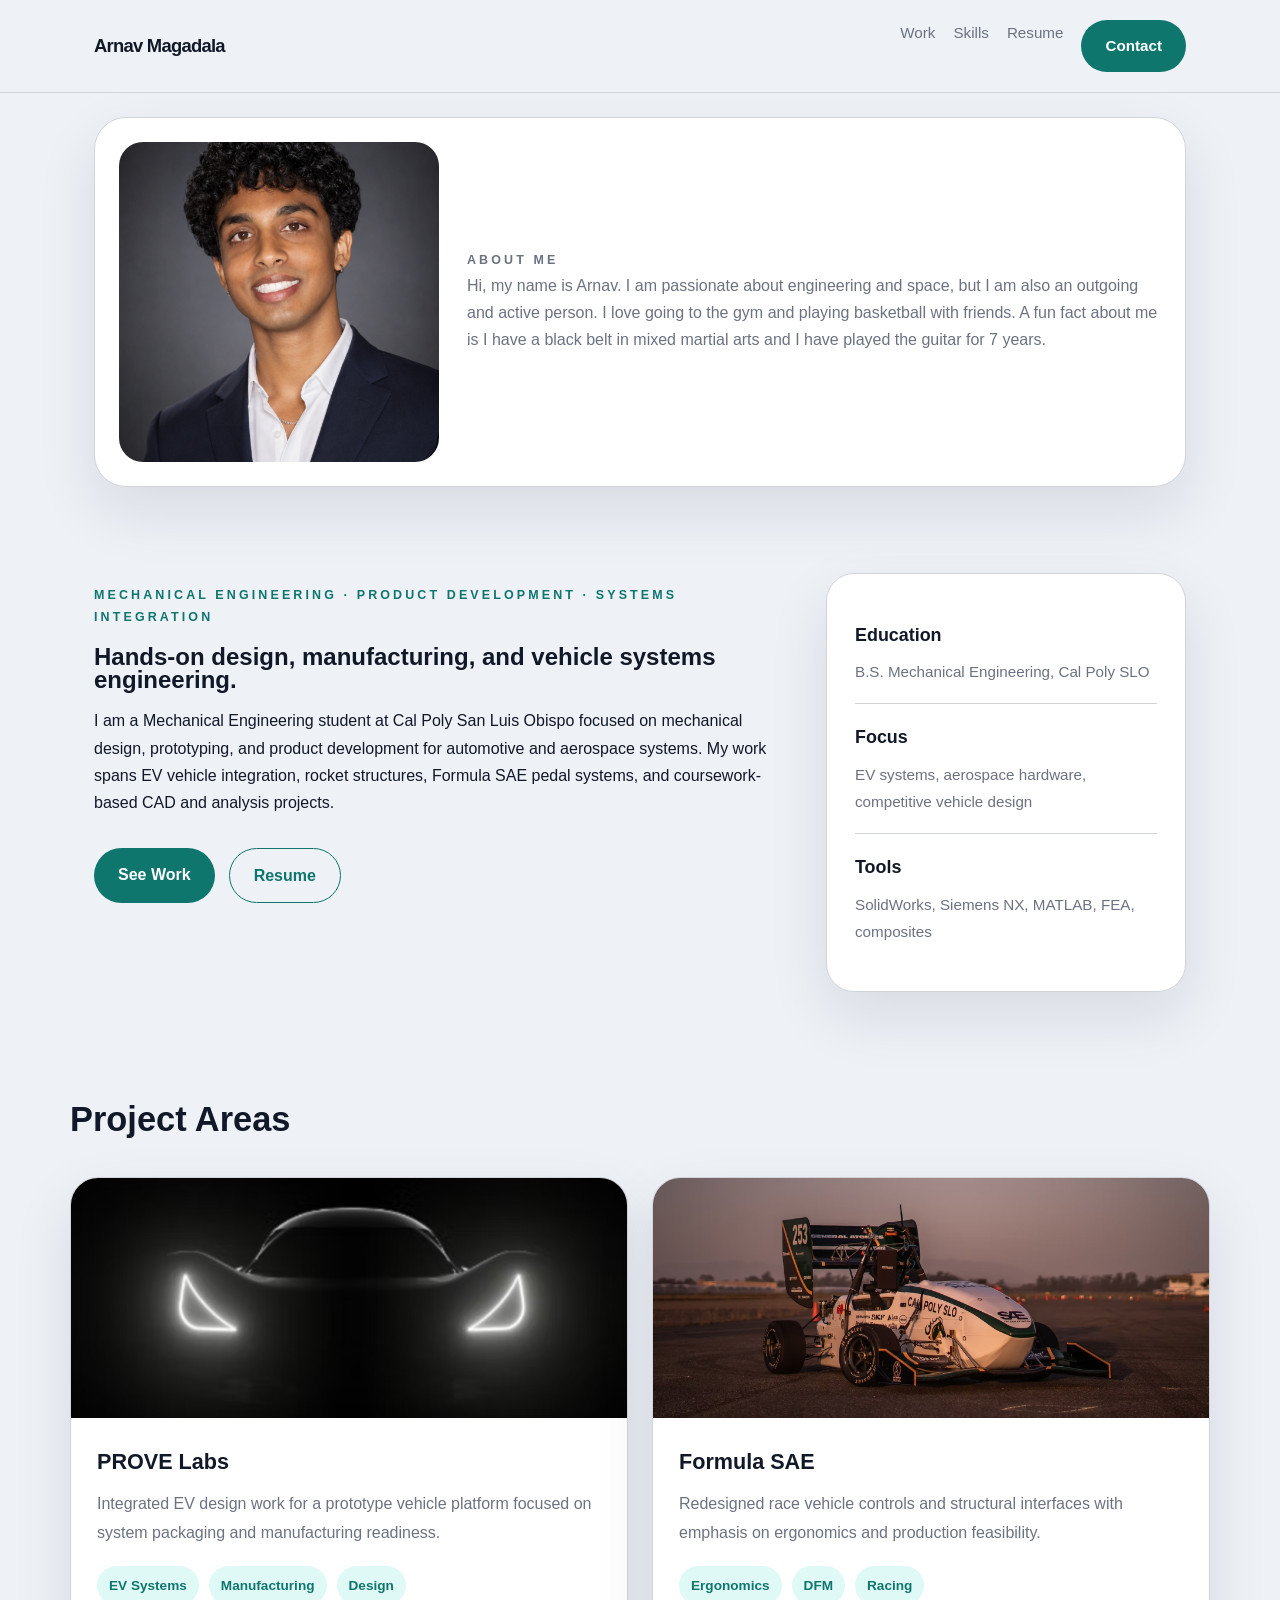
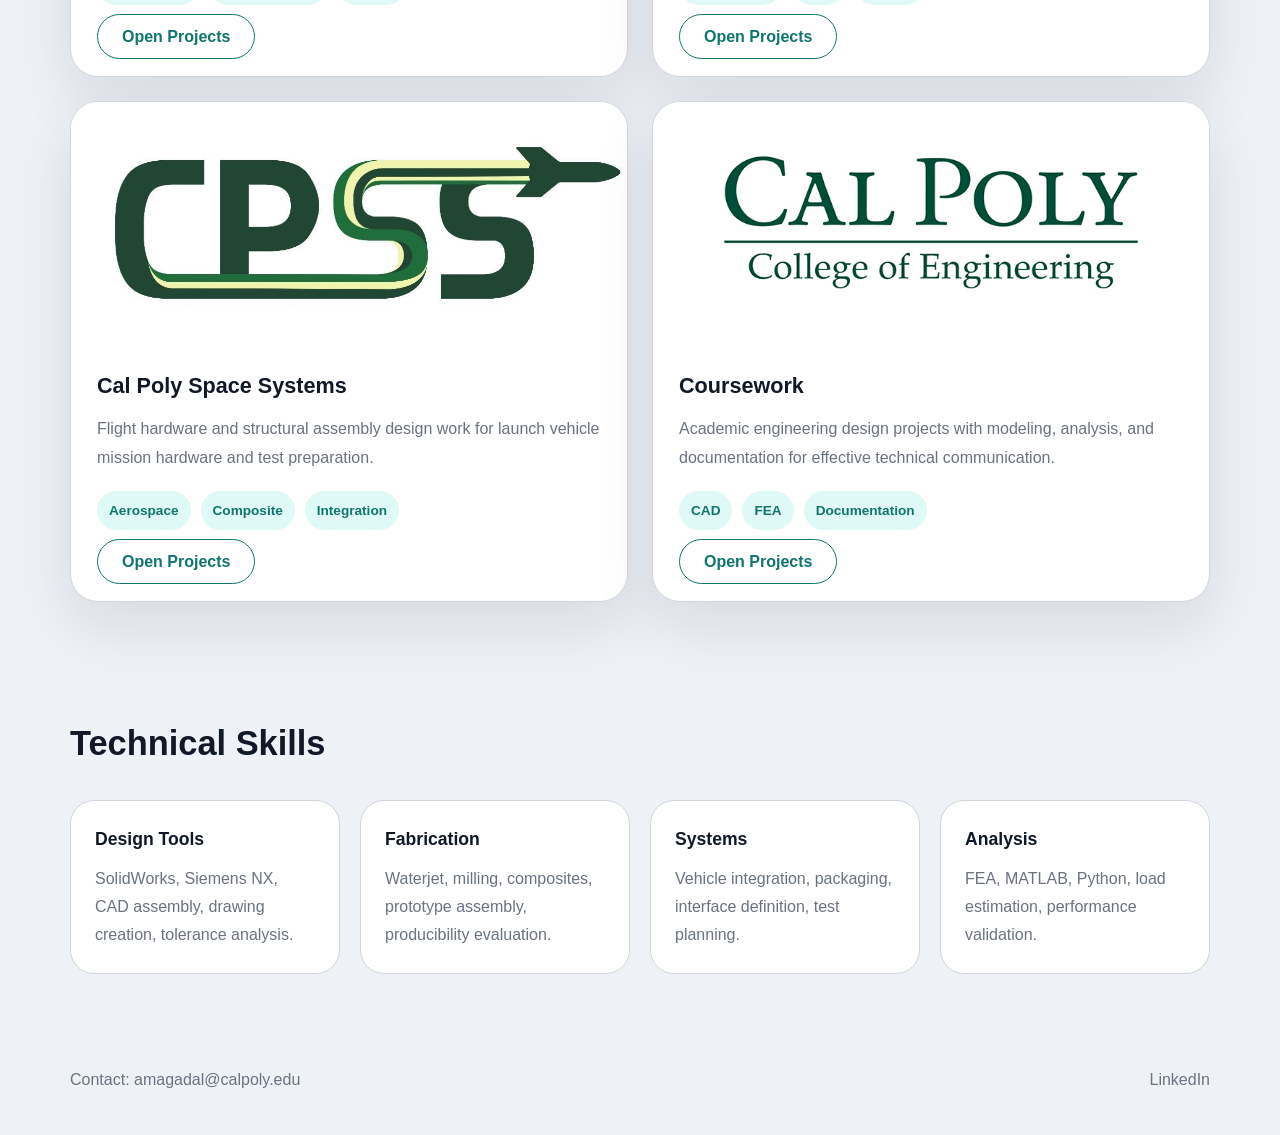
<file: index.html>
<!DOCTYPE html>
<html lang="en">
<head>
  <meta charset="UTF-8" />
  <meta name="viewport" content="width=device-width, initial-scale=1.0" />
  <title>Arnav Magadala | Portfolio</title>
  <style>
    :root {
      --bg: #eef2f7;
      --surface: #ffffff;
      --text: #111827;
      --muted: #6b7280;
      --accent: #0f766e;
      --accent-soft: #2dd4bf;
      --border: #d1d5db;
      --shadow: 0 24px 60px rgba(17, 24, 39, 0.10);
    }
    * { box-sizing: border-box; }
    html { scroll-behavior: smooth; }
    body { margin: 0; font-family: 'Inter', 'Segoe UI', sans-serif; background: var(--bg); color: var(--text); line-height: 1.7; }
    a { color: inherit; text-decoration: none; }
    img { max-width: 100%; display: block; }

    .page { min-height: 100vh; }
    .header { position: sticky; top: 0; z-index: 20; background: rgba(238, 242, 247, 0.98); border-bottom: 1px solid var(--border); }
    .nav-bar { max-width: 1140px; margin: 0 auto; padding: 20px 24px; display: flex; justify-content: space-between; align-items: center; gap: 16px; }
    .brand { font-size: 1.15rem; font-weight: 800; letter-spacing: -0.04em; }
    .nav-links { display: flex; flex-wrap: wrap; gap: 18px; color: var(--muted); font-size: 0.95rem; }
    .nav-links a:hover { color: var(--accent); }

    .hero { max-width: 1140px; margin: 0 auto; padding: 86px 24px 42px; display: grid; grid-template-columns: 1fr 360px; gap: 36px; align-items: start; }
    .eyebrow { text-transform: uppercase; letter-spacing: 0.25em; font-size: 0.78rem; color: var(--accent); font-weight: 800; margin-bottom: 18px; }
    h1 { margin: 0; font-size: clamp(4.8vw, 5.2rem); line-height: 0.95; }
    .hero-copy p { margin: 24px 0 0; color: var(--muted); font-size: 1.05rem; max-width: 700px; }
    .hero-actions { display: flex; flex-wrap: wrap; gap: 14px; margin-top: 32px; }
    .btn { border-radius: 999px; padding: 13px 24px; font-weight: 700; transition: transform 0.2s ease; }
    .btn.primary { background: var(--accent); color: white; }
    .btn.secondary { background: transparent; color: var(--accent); border: 1px solid var(--accent); }
    .btn:hover { transform: translateY(-1px); }

    .hero-card { background: var(--surface); border: 1px solid var(--border); border-radius: 28px; padding: 28px; box-shadow: var(--shadow); }
    .stat { padding: 18px 0; border-bottom: 1px solid var(--border); }
    .stat:last-child { border-bottom: 0; }
    .stat strong { display: block; font-size: 1.12rem; margin-bottom: 8px; }
    .stat span { color: var(--muted); font-size: 0.95rem; }

    .profile-banner { max-width: 1140px; margin: 0 auto; padding: 24px 24px 0; }
    .profile-banner-inner { display: grid; grid-template-columns: minmax(220px, 320px) 1fr; gap: 28px; align-items: center; background: var(--surface); border: 1px solid var(--border); border-radius: 32px; padding: 24px; box-shadow: var(--shadow); }
    .profile-banner img { width: 100%; height: 320px; object-fit: cover; border-radius: 24px; }
    .profile-banner h2 { margin: 0 0 10px; font-size: clamp(1.7rem, 2.4vw, 2.2rem); }
    .profile-banner p { margin: 0; color: var(--muted); }

    .section { padding: 56px 24px; }
    .container { max-width: 1140px; margin: 0 auto; }
    .section-head { display: flex; justify-content: space-between; gap: 18px; align-items: flex-end; margin-bottom: 28px; }
    .section-head h2 { margin: 0; font-size: 2.15rem; }
    .section-head p { margin: 0; max-width: 700px; color: var(--muted); }

    .cards { display: grid; gap: 24px; grid-template-columns: repeat(2, minmax(0, 1fr)); }
    .card { background: var(--surface); border: 1px solid var(--border); border-radius: 28px; overflow: hidden; box-shadow: var(--shadow); }
    .card img { width: 100%; height: 240px; object-fit: cover; }
    .card-content { padding: 26px; }
    .card-content h3 { margin: 0 0 10px; font-size: 1.35rem; }
    .card-content p { margin: 0 0 18px; color: var(--muted); line-height: 1.8; }
    .tag-row { display: flex; flex-wrap: wrap; gap: 10px; margin-bottom: 18px; }
    .tag { background: rgba(45, 212, 191, 0.15); color: #0f766e; padding: 8px 12px; border-radius: 999px; font-size: 0.85rem; font-weight: 700; }

    .skills-grid { display: grid; gap: 20px; grid-template-columns: repeat(4, minmax(0, 1fr)); margin-top: 20px; }
    .skill-box { background: var(--surface); border: 1px solid var(--border); border-radius: 24px; padding: 24px; }
    .skill-box h3 { margin: 0 0 10px; font-size: 1.1rem; }
    .skill-box p { margin: 0; color: var(--muted); line-height: 1.75; }

    footer { padding: 36px 24px 42px; color: var(--muted); }
    .footer-inner { max-width: 1140px; margin: 0 auto; display: flex; justify-content: space-between; align-items: center; flex-wrap: wrap; gap: 18px; }

    @media(max-width: 980px) { .hero, .cards, .skills-grid { grid-template-columns: 1fr; } .section-head { flex-direction: column; align-items: flex-start; } }
  </style>
</head>
<body class="page">
  <header class="header">
    <div class="nav-bar">
      <a class="brand" href="index.html">Arnav Magadala</a>
      <nav class="nav-links">
        <a href="#work">Work</a>
        <a href="#skills">Skills</a>
        <a href="assets/docs/RESUME-ARNAV MAGADALA_7-23-26.pdf" target="_blank" rel="noopener">Resume</a>
        <a class="btn primary" href="mailto:amagadal@calpoly.edu">Contact</a>
      </nav>
    </div>
  </header>

  <main>
    <section class="profile-banner" aria-label="Profile introduction">
      <div class="profile-banner-inner">
        <img src="assets/images/headshot.png" alt="Arnav Magadala" />
        <div>
          <p class="eyebrow">About me</p>
          <p>Hi, my name is Arnav. I am passionate about engineering and space, but I am also an outgoing and active person. I love going to the gym and playing basketball with friends. A fun fact about me is I have a black belt in mixed martial arts and I have played the guitar for 7 years.</p>
        </div>
      </div>
    </section>

    <section class="hero">
      <div>
        <p class="eyebrow">Mechanical Engineering · Product Development · Systems Integration</p>
        <h1>Hands-on design, manufacturing, and vehicle systems engineering.</h1>
        <p>I am a Mechanical Engineering student at Cal Poly San Luis Obispo focused on mechanical design, prototyping, and product development for automotive and aerospace systems. My work spans EV vehicle integration, rocket structures, Formula SAE pedal systems, and coursework-based CAD and analysis projects.</p>
        <div class="hero-actions">
          <a class="btn primary" href="#work">See Work</a>
          <a class="btn secondary" href="assets/docs/RESUME-ARNAV MAGADALA_7-23-26.pdf" target="_blank" rel="noopener">Resume</a>
        </div>
      </div>
      <aside class="hero-card">
        <div class="stat"><strong>Education</strong><span>B.S. Mechanical Engineering, Cal Poly SLO</span></div>
        <div class="stat"><strong>Focus</strong><span>EV systems, aerospace hardware, competitive vehicle design</span></div>
        <div class="stat"><strong>Tools</strong><span>SolidWorks, Siemens NX, MATLAB, FEA, composites</span></div>
      </aside>
    </section>

    <section id="work" class="section">
      <div class="container">
        <div class="section-head">
          <h2>Project Areas</h2>
          <p><!-- Explore my work across different different technical clubs and my academic coursework. --></p>
        </div>
        <div class="cards">
          <article class="card">
            <img src="assets/images/prove.avif" alt="PROVE Labs project" />
            <div class="card-content">
              <h3>PROVE Labs</h3>
              <p>Integrated EV design work for a prototype vehicle platform focused on system packaging and manufacturing readiness.</p>
              <div class="tag-row"><span class="tag">EV Systems</span><span class="tag">Manufacturing</span><span class="tag">Design</span></div>
              <a class="btn secondary" href="project-pages/prove-labs.html">Open Projects</a>
            </div>
          </article>
          <article class="card">
            <img src="assets/images/car.avif" alt="Formula SAE" />
            <div class="card-content">
              <h3>Formula SAE</h3>
              <p>Redesigned race vehicle controls and structural interfaces with emphasis on ergonomics and production feasibility.</p>
              <div class="tag-row"><span class="tag">Ergonomics</span><span class="tag">DFM</span><span class="tag">Racing</span></div>
              <a class="btn secondary" href="project-pages/formula-sae.html">Open Projects</a>
            </div>
          </article>
          <article class="card">
            <img src="assets/images/CPSS.jpg" alt="Cal Poly Space Systems" />
            <div class="card-content">
              <h3>Cal Poly Space Systems</h3>
              <p>Flight hardware and structural assembly design work for launch vehicle mission hardware and test preparation.</p>
              <div class="tag-row"><span class="tag">Aerospace</span><span class="tag">Composite</span><span class="tag">Integration</span></div>
              <a class="btn secondary" href="project-pages/cpss.html">Open Projects</a>
            </div>
          </article>
          <article class="card">
            <img src="assets/images/CENG-Logo.jpg" alt="Coursework" />
            <div class="card-content">
              <h3>Coursework</h3>
              <p>Academic engineering design projects with modeling, analysis, and documentation for effective technical communication.</p>
              <div class="tag-row"><span class="tag">CAD</span><span class="tag">FEA</span><span class="tag">Documentation</span></div>
              <a class="btn secondary" href="project-pages/coursework.html">Open Projects</a>
            </div>
          </article>
        </div>
      </div>
    </section>

    <section id="skills" class="section">
      <div class="container">
        <div class="section-head">
          <h2>Technical Skills</h2>
          <!-- <p>Critical engineering strengths presented in a crisp, modern format that supports resume-style portfolio content.</p> -->
        </div>
        <div class="skills-grid">
          <div class="skill-box"><h3>Design Tools</h3><p>SolidWorks, Siemens NX, CAD assembly, drawing creation, tolerance analysis.</p></div>
          <div class="skill-box"><h3>Fabrication</h3><p>Waterjet, milling, composites, prototype assembly, producibility evaluation.</p></div>
          <div class="skill-box"><h3>Systems</h3><p>Vehicle integration, packaging, interface definition, test planning.</p></div>
          <div class="skill-box"><h3>Analysis</h3><p>FEA, MATLAB, Python, load estimation, performance validation.</p></div>
        </div>
      </div>
    </section>
  </main>
  <footer>
    <div class="footer-inner">
      <span>Contact: <a href="mailto:amagadal@calpoly.edu">amagadal@calpoly.edu</a></span>
      <span><a href="https://www.linkedin.com/in/arnavmagadala" target="_blank" rel="noopener">LinkedIn</a></span>
    </div>
  </footer>
</body>
</html>
</file>
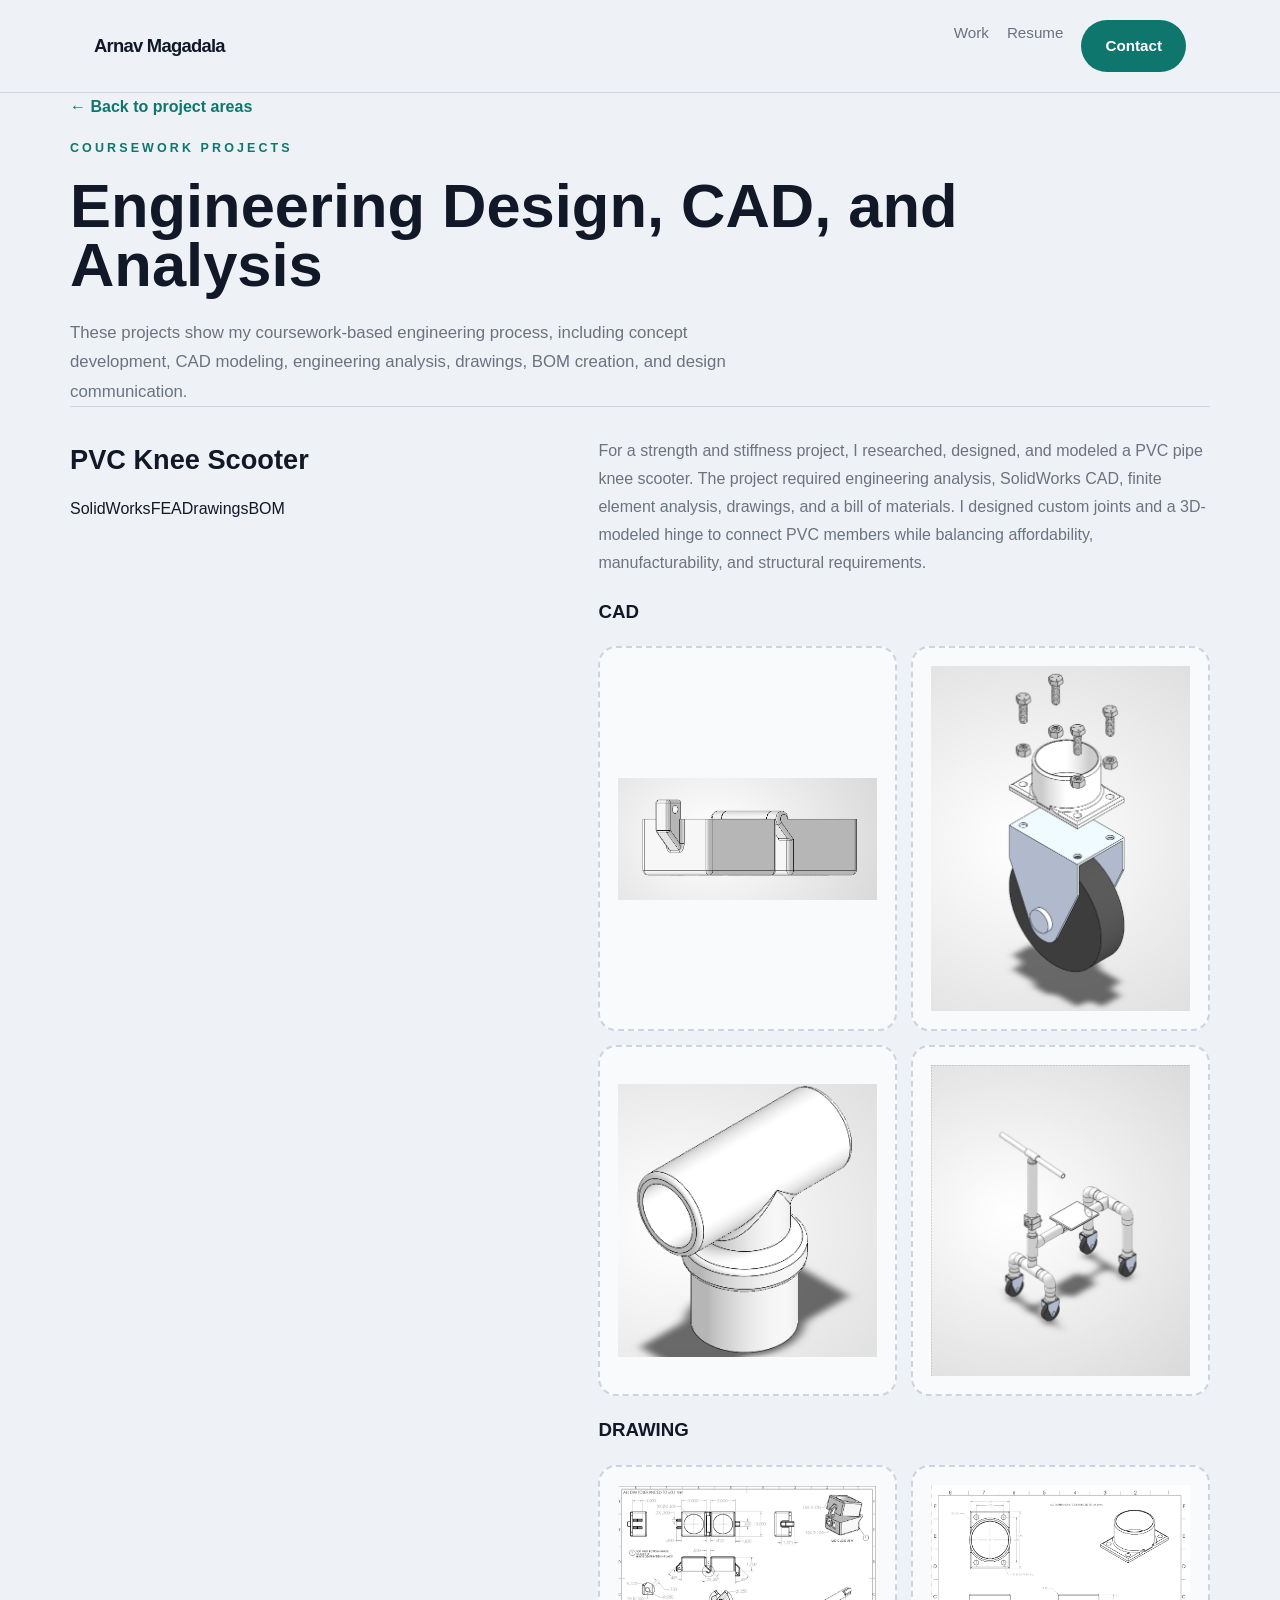
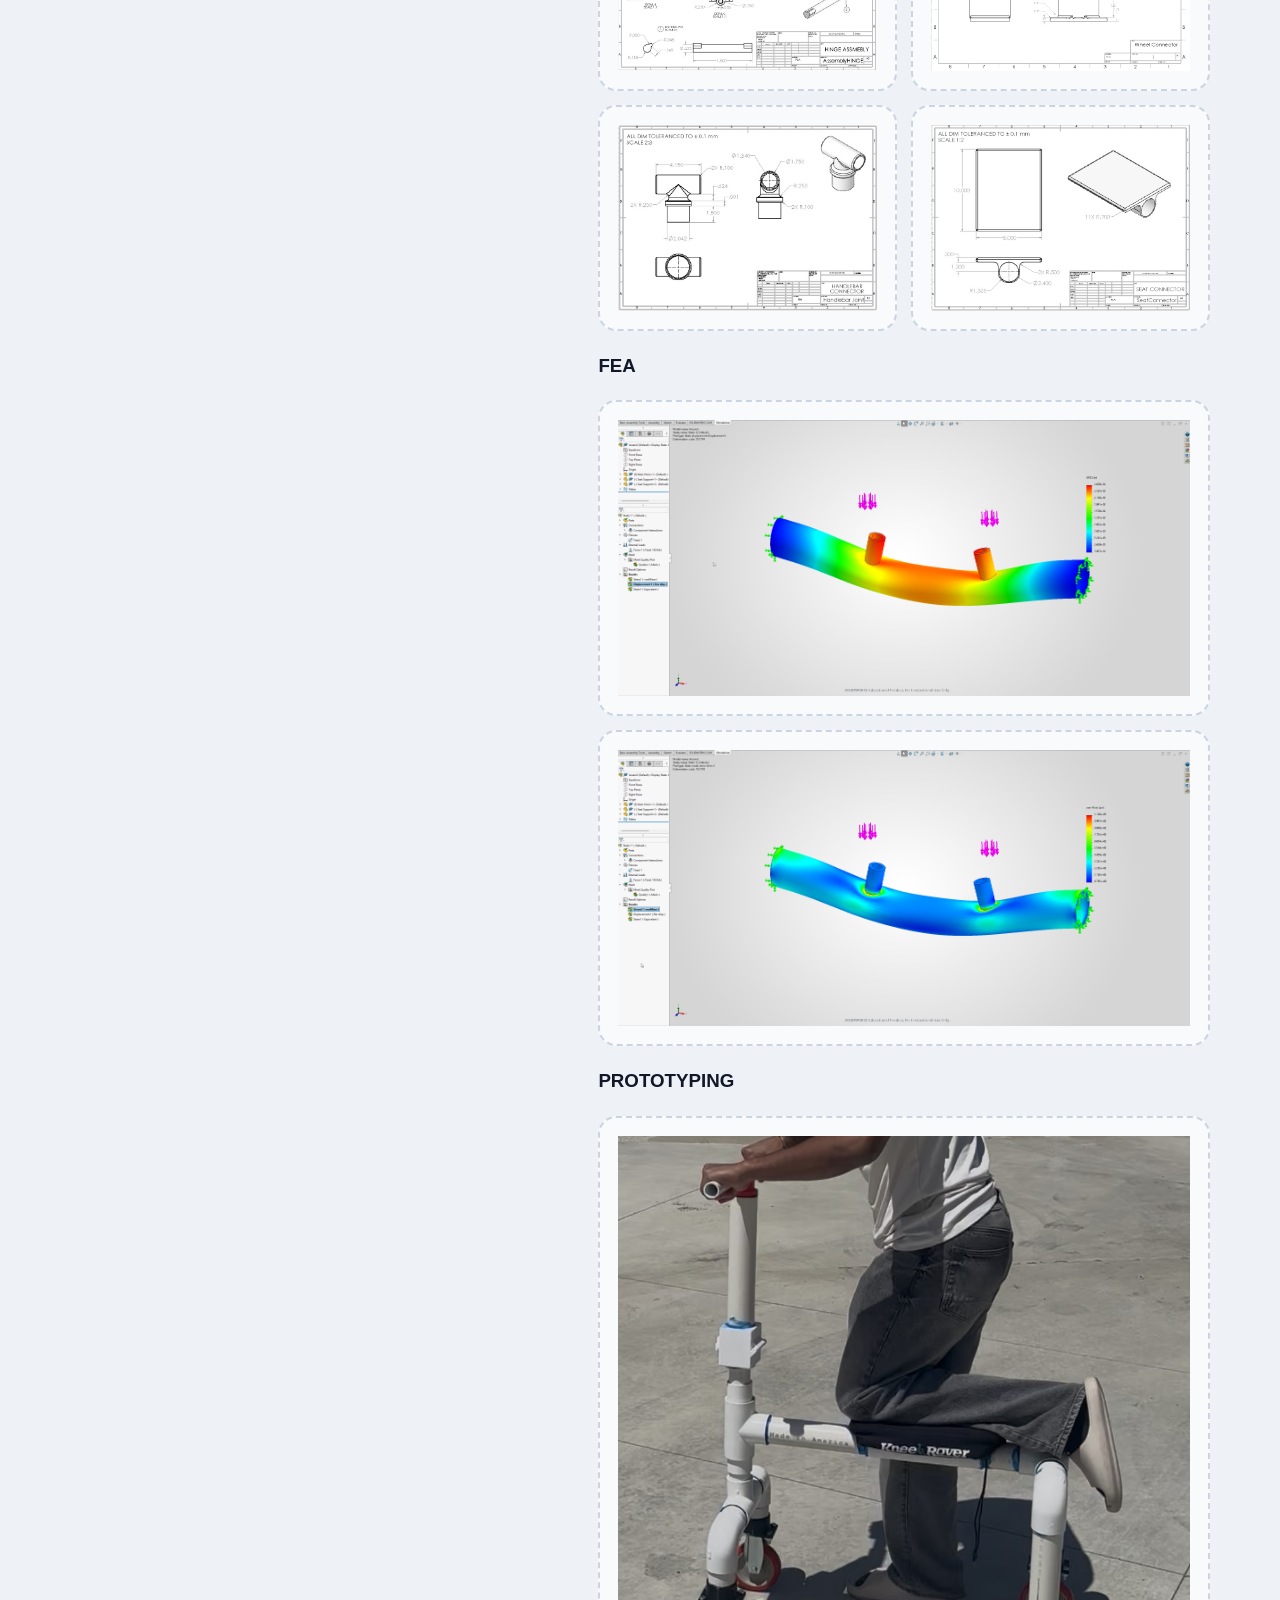
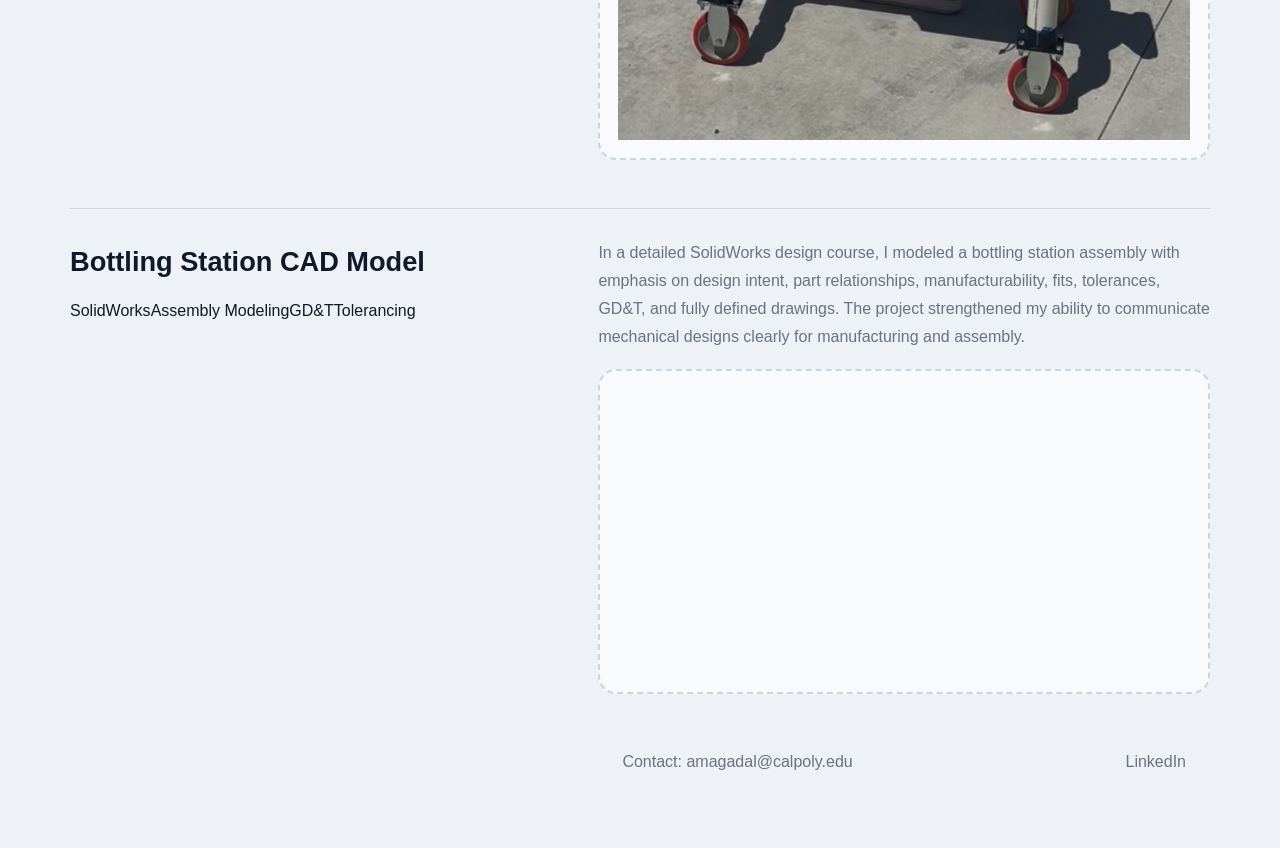
<file: project-pages/coursework.html>
<!DOCTYPE html>
<html lang="en">
<head>
  <meta charset="UTF-8" />
  <meta name="viewport" content="width=device-width, initial-scale=1.0" />
  <title>Coursework Projects | Arnav Magadala</title>
  <style>
    :root {
      --bg: #eef2f7;
      --surface: #ffffff;
      --text: #111827;
      --muted: #6b7280;
      --accent: #0f766e;
      --accent-soft: #2dd4bf;
      --border: #d1d5db;
      --shadow: 0 24px 60px rgba(17, 24, 39, 0.10);
    }
    * { box-sizing: border-box; }
    html { scroll-behavior: smooth; }
    body { margin: 0; font-family: 'Inter', 'Segoe UI', sans-serif; background: var(--bg); color: var(--text); line-height: 1.7; }
    a { color: inherit; text-decoration: none; }
    img { max-width: 100%; display: block; }

    .page { min-height: 100vh; }
    .header { position: sticky; top: 0; z-index: 20; background: rgba(238, 242, 247, 0.98); border-bottom: 1px solid var(--border); }
    .nav-bar { max-width: 1140px; margin: 0 auto; padding: 20px 24px; display: flex; justify-content: space-between; align-items: center; gap: 16px; }
    .brand { font-size: 1.15rem; font-weight: 800; letter-spacing: -0.04em; }
    .nav-links { display: flex; flex-wrap: wrap; gap: 18px; color: var(--muted); font-size: 0.95rem; }
    .nav-links a:hover { color: var(--accent); }

    .hero { max-width: 1140px; margin: 0 auto; padding: 86px 24px 42px; display: grid; grid-template-columns: 1fr 360px; gap: 36px; align-items: start; }
    .eyebrow { text-transform: uppercase; letter-spacing: 0.25em; font-size: 0.78rem; color: var(--accent); font-weight: 800; margin-bottom: 18px; }
    h1 { margin: 0; font-size: clamp(2.8rem, 4.8vw, 5.2rem); line-height: 0.95; }
    .page-hero p { margin: 24px 0 0; color: var(--muted); font-size: 1.05rem; max-width: 700px; }
    .hero-actions { display: flex; flex-wrap: wrap; gap: 14px; margin-top: 32px; }

    .btn { border-radius: 999px; padding: 13px 24px; font-weight: 700; transition: transform 0.2s ease; }
    .btn.primary { background: var(--accent); color: white; }
    .btn.secondary { background: transparent; color: var(--accent); border: 1px solid var(--accent); }
    .btn:hover { transform: translateY(-1px); }

    .hero-card { background: var(--surface); border: 1px solid var(--border); border-radius: 28px; padding: 28px; box-shadow: var(--shadow); }
    .stat { padding: 18px 0; border-bottom: 1px solid var(--border); }
    .stat:last-child { border-bottom: 0; }
    .stat strong { display: block; font-size: 1.12rem; margin-bottom: 8px; }
    .stat span { color: var(--muted); font-size: 0.95rem; }

    .section { padding: 56px 24px; }
    .container { max-width: 1140px; margin: 0 auto; }
    .section-head { display: flex; justify-content: space-between; gap: 18px; align-items: flex-end; margin-bottom: 28px; }
    .section-head h2 { margin: 0; font-size: 2.15rem; }
    .section-head p { margin: 0; max-width: 700px; color: var(--muted); }

    .breadcrumb { display: inline-block; color: var(--accent); font-weight: 700; margin-bottom: 18px; }
    .lead { margin: 1.3rem 0 0; color: var(--muted); font-size: 1.05rem; line-height: 1.75; max-width: 760px; }

    .project-section { display: grid; grid-template-columns: 0.9fr 1.1fr; gap: 28px; padding: 30px 0; border-top: 1px solid var(--border); }
    .project-section h2 { font-size: 1.7rem; margin: 0 0 12px; }
    .project-section p { margin: 0; color: var(--muted); line-height: 1.75; }

    .gallery { display: grid; grid-template-columns: repeat(2, minmax(0, 1fr)); gap: 14px; margin: 18px 0; }
    .photo-slot { min-height: 180px; border: 2px dashed #cbd5e1; border-radius: 18px; background: #f8fafc; display: flex; align-items: center; justify-content: center; text-align: center; color: var(--muted); padding: 18px; font-weight: 700; }
    .wide { grid-column: 1 / -1; }

    footer { padding: 36px 24px 42px; color: var(--muted); }
    .footer-inner { max-width: 1140px; margin: 0 auto; display: flex; justify-content: space-between; align-items: center; flex-wrap: wrap; gap: 18px; }

    @media(max-width: 980px) { .hero, .project-section { grid-template-columns: 1fr; } .section-head { flex-direction: column; align-items: flex-start; } }
  </style>
</head>
<body class="page">
  <header class="header">
    <div class="nav-bar">
      <a class="brand" href="../index.html">Arnav Magadala</a>
      <nav class="nav-links">
        <a href="../index.html#work">Work</a>
        <a href="../assets/docs/RESUME-ARNAV MAGADALA_7-23-26.pdf" target="_blank" rel="noopener">Resume</a>
        <a class="btn primary" href="mailto:amagadal@calpoly.edu">Contact</a>
      </nav>
    </div>
  </header>

  <main class="container">
    <header class="page-hero">
      <a class="breadcrumb" href="../index.html#work">← Back to project areas</a>
      <div class="eyebrow">Coursework Projects</div>
      <h1>Engineering Design, CAD, and Analysis</h1>
      <p class="lead">These projects show my coursework-based engineering process, including concept development, CAD modeling, engineering analysis, drawings, BOM creation, and design communication.</p>
    </header>

    <section class="project-section">
      <div>
        <h2>PVC Knee Scooter</h2>
        <div class="tag-row"><span class="tag">SolidWorks</span><span class="tag">FEA</span><span class="tag">Drawings</span><span class="tag">BOM</span></div>
      </div>
      <div>
        <p>For a strength and stiffness project, I researched, designed, and modeled a PVC pipe knee scooter. The project required engineering analysis, SolidWorks CAD, finite element analysis, drawings, and a bill of materials. I designed custom joints and a 3D-modeled hinge to connect PVC members while balancing affordability, manufacturability, and structural requirements.</p>
        <div></div>
        <h3>CAD</h3>
        <div class="gallery">
          <div class="photo-slot"><img src="../assets/images/hinge cad.png" alt="Hinge drawing" /></div>
          <div class="photo-slot"><img src="../assets/images/wheel exploded.png" alt="Knee scooter CAD model" /></div>
          <div class="photo-slot"><img src="../assets/images/handle cad.png" alt="Knee scooter CAD model" /></div>
          <div class="photo-slot"><img src="../assets/images/knee scooter.png" alt="Knee scooter CAD model" /></div>
        </div>
        <div></div>
        <h3>DRAWING</h3>
        <div class="gallery">
          <div class="photo-slot"><img src="../assets/images/hinge drawing.png" alt="Hinge drawing" /></div>
          <div class="photo-slot"><img src="../assets/images/wheel drawing.png" alt="Knee scooter CAD model" /></div>
          <div class="photo-slot"><img src="../assets/images/handle drawing.png" alt="Knee scooter CAD model" /></div>
          <div class="photo-slot"><img src="../assets/images/seat drawing.png" alt="Knee scooter CAD model" /></div>
        </div>
        <div></div>
        <h3>FEA</h3>
        <div class="gallery">
          <div class="photo-slot wide"><img src="../assets/images/Horizontal Seat Displacement (1).png" alt="Hinge FEA" /></div>
          <div class="photo-slot wide"><img src="../assets/images/Horizontal Seat Von Mises (1).png" alt="Knee scooter FEA" /></div>
        </div>
        <div></div>
        <h3>PROTOTYPING</h3>
        <div class="gallery">
          <div class="photo-slot wide"><img src="../assets/images/scooter.jpeg" alt="Hinge FEA" /></div>
        </div>
      </div>
    </section>

    <section class="project-section">
      <div>
        <h2>Bottling Station CAD Model</h2>
        <div class="tag-row"><span class="tag">SolidWorks</span><span class="tag">Assembly Modeling</span><span class="tag">GD&T</span><span class="tag">Tolerancing</span></div>
      </div>
      <div>
        <p>In a detailed SolidWorks design course, I modeled a bottling station assembly with emphasis on design intent, part relationships, manufacturability, fits, tolerances, GD&T, and fully defined drawings. The project strengthened my ability to communicate mechanical designs clearly for manufacturing and assembly.</p>
        <div class="gallery">
  <div class="photo-slot wide">
  <video autoplay loop muted playsinline style="width: 100%; height: 100%; object-fit: contain; border-radius: 14px;">
    <source src="../assets/images/Assem1VIDEO.mp4" type="video/mp4">
  </video>
</div>
</div>

  <footer>
    <div class="footer-inner">
      <span>Contact: <a href="mailto:amagadal@calpoly.edu">amagadal@calpoly.edu</a></span>
      <span><a href="https://www.linkedin.com/in/arnavmagadala" target="_blank" rel="noopener">LinkedIn</a></span>
    </div>
  </footer>
</body>
</html>
</file>
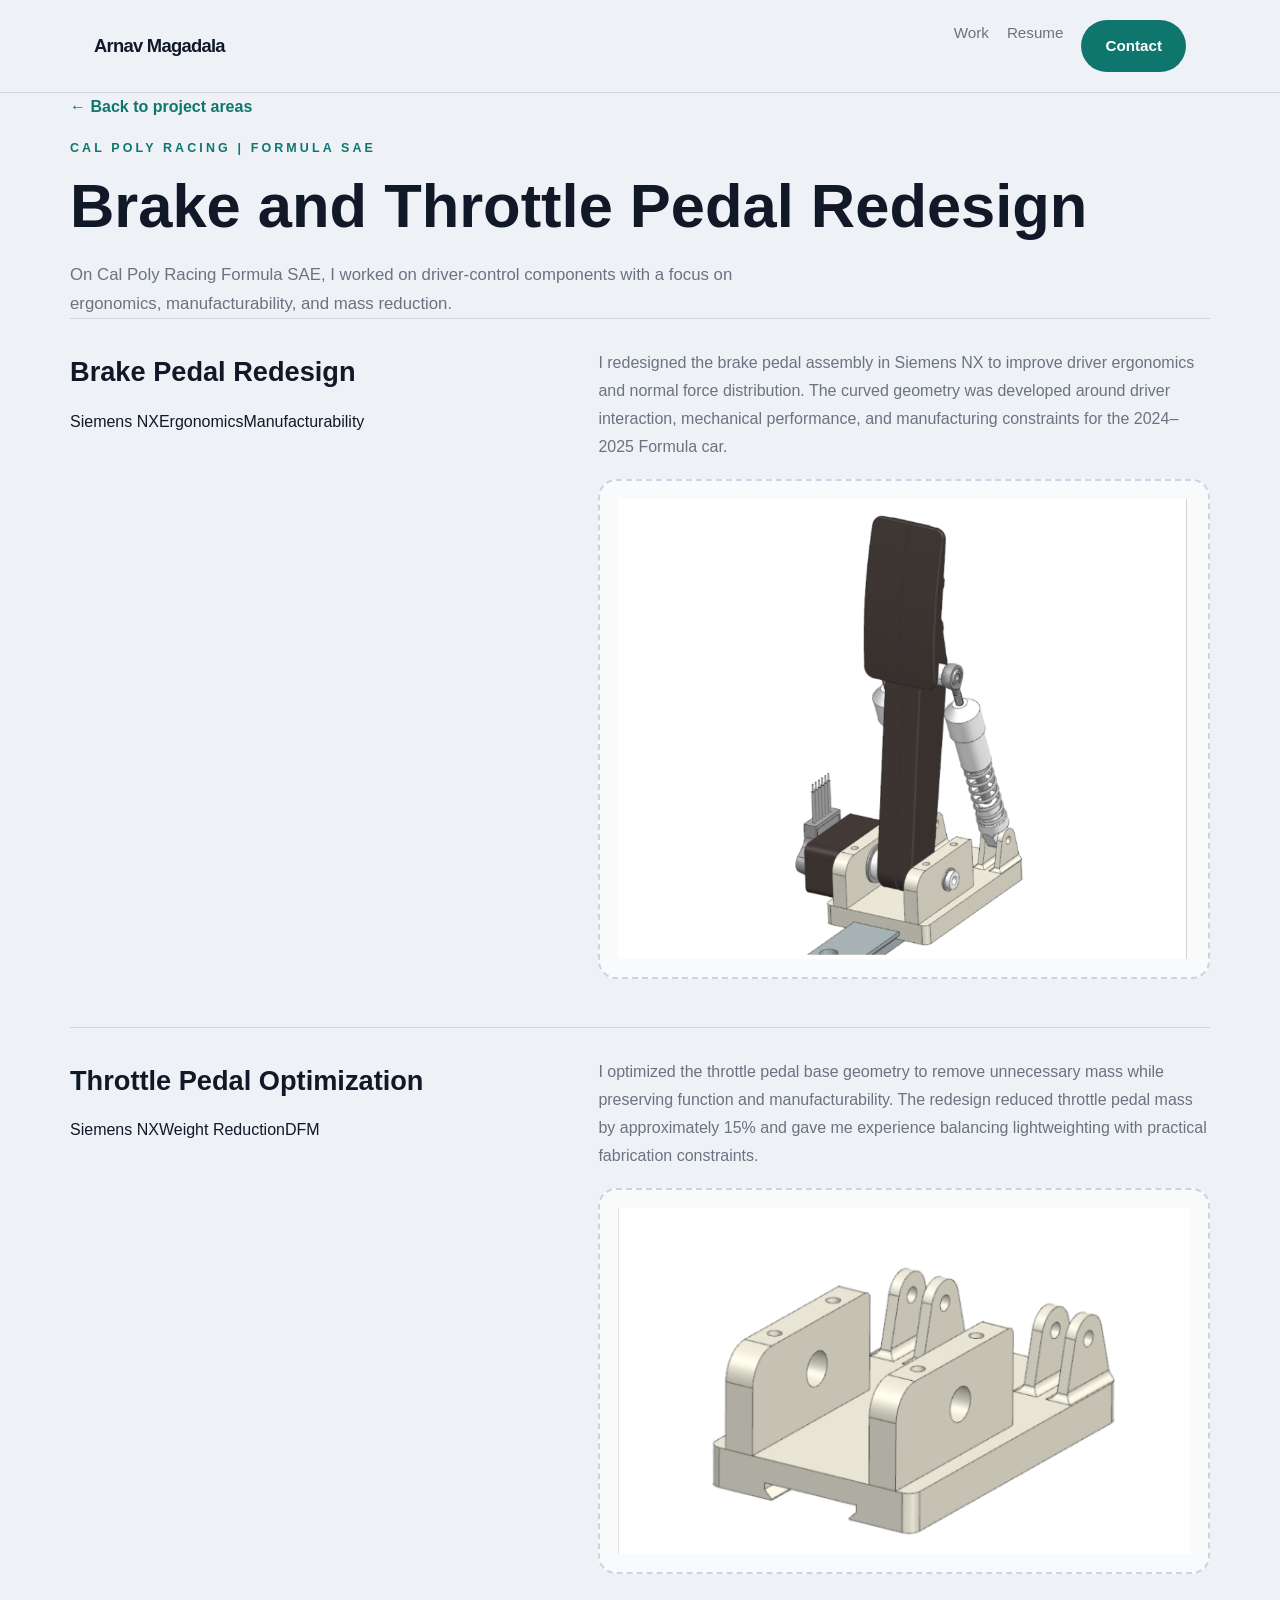
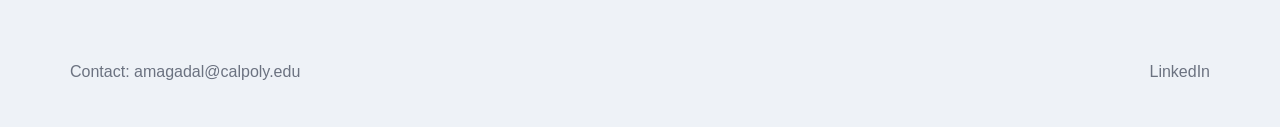
<file: project-pages/formula-sae.html>
<!DOCTYPE html>
<html lang="en">
<head>
  <meta charset="UTF-8" />
  <meta name="viewport" content="width=device-width, initial-scale=1.0" />
  <title>Formula SAE | Arnav Magadala</title>
  <style>
    :root {
      --bg: #eef2f7;
      --surface: #ffffff;
      --text: #111827;
      --muted: #6b7280;
      --accent: #0f766e;
      --accent-soft: #2dd4bf;
      --border: #d1d5db;
      --shadow: 0 24px 60px rgba(17, 24, 39, 0.10);
    }
    * { box-sizing: border-box; }
    html { scroll-behavior: smooth; }
    body { margin: 0; font-family: 'Inter', 'Segoe UI', sans-serif; background: var(--bg); color: var(--text); line-height: 1.7; }
    a { color: inherit; text-decoration: none; }
    img { max-width: 100%; display: block; }

    .page { min-height: 100vh; }
    .header { position: sticky; top: 0; z-index: 20; background: rgba(238, 242, 247, 0.98); border-bottom: 1px solid var(--border); }
    .nav-bar { max-width: 1140px; margin: 0 auto; padding: 20px 24px; display: flex; justify-content: space-between; align-items: center; gap: 16px; }
    .brand { font-size: 1.15rem; font-weight: 800; letter-spacing: -0.04em; }
    .nav-links { display: flex; flex-wrap: wrap; gap: 18px; color: var(--muted); font-size: 0.95rem; }
    .nav-links a:hover { color: var(--accent); }

    .hero { max-width: 1140px; margin: 0 auto; padding: 86px 24px 42px; display: grid; grid-template-columns: 1fr 360px; gap: 36px; align-items: start; }
    .eyebrow { text-transform: uppercase; letter-spacing: 0.25em; font-size: 0.78rem; color: var(--accent); font-weight: 800; margin-bottom: 18px; }
    h1 { margin: 0; font-size: clamp(2.8rem, 4.8vw, 5.2rem); line-height: 0.95; }
    .page-hero p { margin: 24px 0 0; color: var(--muted); font-size: 1.05rem; max-width: 700px; }
    .hero-actions { display: flex; flex-wrap: wrap; gap: 14px; margin-top: 32px; }

    .btn { border-radius: 999px; padding: 13px 24px; font-weight: 700; transition: transform 0.2s ease; }
    .btn.primary { background: var(--accent); color: white; }
    .btn.secondary { background: transparent; color: var(--accent); border: 1px solid var(--accent); }
    .btn:hover { transform: translateY(-1px); }

    .hero-card { background: var(--surface); border: 1px solid var(--border); border-radius: 28px; padding: 28px; box-shadow: var(--shadow); }
    .stat { padding: 18px 0; border-bottom: 1px solid var(--border); }
    .stat:last-child { border-bottom: 0; }
    .stat strong { display: block; font-size: 1.12rem; margin-bottom: 8px; }
    .stat span { color: var(--muted); font-size: 0.95rem; }

    .section { padding: 56px 24px; }
    .container { max-width: 1140px; margin: 0 auto; }
    .section-head { display: flex; justify-content: space-between; gap: 18px; align-items: flex-end; margin-bottom: 28px; }
    .section-head h2 { margin: 0; font-size: 2.15rem; }
    .section-head p { margin: 0; max-width: 700px; color: var(--muted); }

    .breadcrumb { display: inline-block; color: var(--accent); font-weight: 700; margin-bottom: 18px; }
    .lead { margin: 1.3rem 0 0; color: var(--muted); font-size: 1.05rem; line-height: 1.75; max-width: 760px; }

    .project-section { display: grid; grid-template-columns: 0.9fr 1.1fr; gap: 28px; padding: 30px 0; border-top: 1px solid var(--border); }
    .project-section h2 { font-size: 1.7rem; margin: 0 0 12px; }
    .project-section p { margin: 0; color: var(--muted); line-height: 1.75; }

    .gallery { display: grid; grid-template-columns: repeat(2, minmax(0, 1fr)); gap: 14px; margin: 18px 0; }
    .photo-slot { min-height: 180px; border: 2px dashed #cbd5e1; border-radius: 18px; background: #f8fafc; display: flex; align-items: center; justify-content: center; text-align: center; color: var(--muted); padding: 18px; font-weight: 700; }
    .wide { grid-column: 1 / -1; }

    footer { padding: 36px 24px 42px; color: var(--muted); }
    .footer-inner { max-width: 1140px; margin: 0 auto; display: flex; justify-content: space-between; align-items: center; flex-wrap: wrap; gap: 18px; }

    @media(max-width: 980px) { .hero, .project-section { grid-template-columns: 1fr; } .section-head { flex-direction: column; align-items: flex-start; } }
  </style>
</head>
<body class="page">
  <header class="header">
    <div class="nav-bar">
      <a class="brand" href="../index.html">Arnav Magadala</a>
      <nav class="nav-links">
        <a href="../index.html#work">Work</a>
        <a href="../assets/docs/RESUME-ARNAV MAGADALA_7-23-26.pdf" target="_blank" rel="noopener">Resume</a>
        <a class="btn primary" href="mailto:amagadal@calpoly.edu">Contact</a>
      </nav>
    </div>
  </header>

  <main class="container">
    <header class="page-hero">
      <a class="breadcrumb" href="../index.html#work">← Back to project areas</a>
      <div class="eyebrow">Cal Poly Racing | Formula SAE</div>
      <h1>Brake and Throttle Pedal Redesign</h1>
      <p class="lead">On Cal Poly Racing Formula SAE, I worked on driver-control components with a focus on ergonomics, manufacturability, and mass reduction.</p>
    </header>

    <section class="project-section">
      <div>
        <h2>Brake Pedal Redesign</h2>
        <div class="tag-row"><span class="tag">Siemens NX</span><span class="tag">Ergonomics</span><span class="tag">Manufacturability</span></div>
      </div>
      <div>
        <p>I redesigned the brake pedal assembly in Siemens NX to improve driver ergonomics and normal force distribution. The curved geometry was developed around driver interaction, mechanical performance, and manufacturing constraints for the 2024–2025 Formula car.</p>
        <div class="gallery">
          <div class="photo-slot wide"><img src="../assets/images/pedal.png" alt="Brake pedal" /></div>
        </div>
      </div>
    </section>

    <section class="project-section">
      <div>
        <h2>Throttle Pedal Optimization</h2>
        <div class="tag-row"><span class="tag">Siemens NX</span><span class="tag">Weight Reduction</span><span class="tag">DFM</span></div>
      </div>
      <div>
        <p>I optimized the throttle pedal base geometry to remove unnecessary mass while preserving function and manufacturability. The redesign reduced throttle pedal mass by approximately 15% and gave me experience balancing lightweighting with practical fabrication constraints.</p>
        <div class="gallery">
          <div class="photo-slot wide"><img src="../assets/images/base.png" alt="Throttle pedal base" /></div>
        </div>
      </div>
    </section>
  </main>

  <footer>
    <div class="footer-inner">
      <span>Contact: <a href="mailto:amagadal@calpoly.edu">amagadal@calpoly.edu</a></span>
      <span><a href="https://www.linkedin.com/in/arnavmagadala" target="_blank" rel="noopener">LinkedIn</a></span>
    </div>
  </footer>
</body>
</html>
</file>
